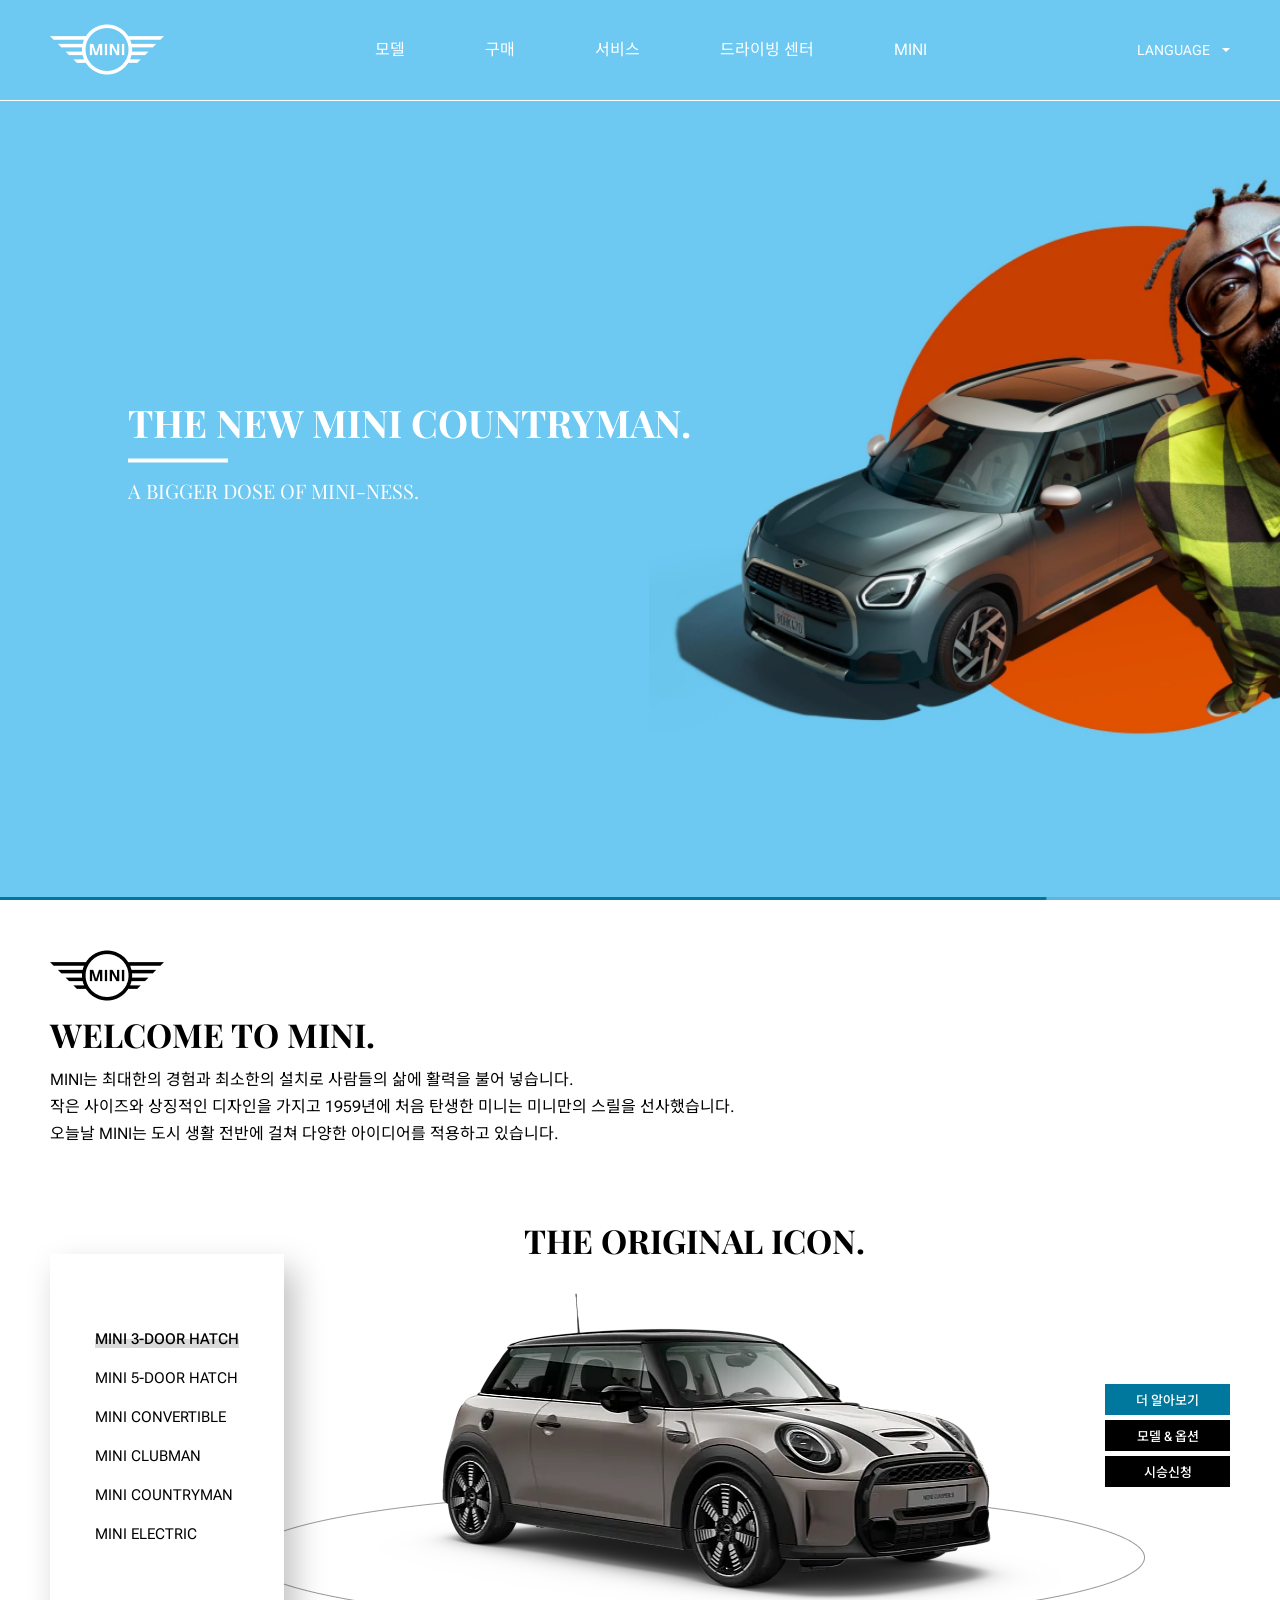
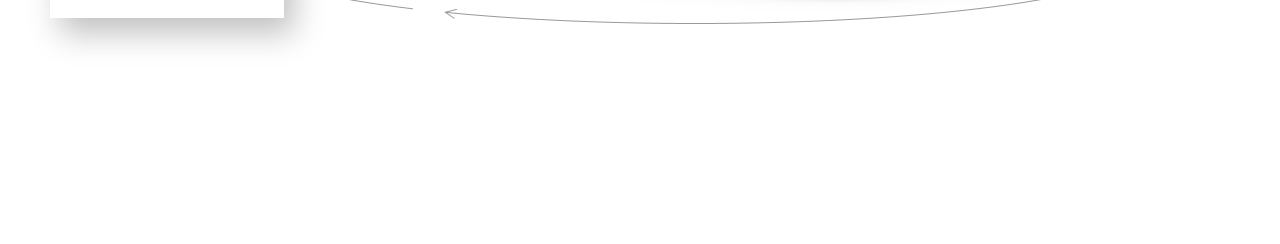
<file: index.html>
<!DOCTYPE html>
<html lang="ko">

<head>
  <meta charset="UTF-8">
  <meta name="viewport" content="width=device-width, initial-scale=1.0">
  <title>MINI</title>
  <link rel="shortcut icon" href="images/etc/mini_ico.ico">
  <link rel="preconnect" href="https://fonts.googleapis.com">
  <link rel="preconnect" href="https://fonts.gstatic.com" crossorigin>
  <link
    href="https://fonts.googleapis.com/css2?family=Noto+Sans+KR:wght@400;500;700&family=Playfair+Display:wght@400;500;600&family=Roboto+Flex:wght@400;500;700&display=swap"
    rel="stylesheet">
  <link rel="stylesheet" href="https://cdn.jsdelivr.net/npm/swiper@11/swiper-bundle.min.css" />
  <link rel="stylesheet" href="css/MINI.css">
  <script src="https://cdn.jsdelivr.net/npm/swiper@11/swiper-bundle.min.js"></script>
  <script src="https://code.jquery.com/jquery-1.12.4.min.js"></script>
</head>

<body>
  <div class="container">
    <div id="main">
      <div class="top">
        <div class="top_inner">
          <h1><a href="">로고</a></h1>
          <nav id="gnb">
            <ul>
              <li><a href="">모델</a>
                <div class="car_menu">
                  <div class="menu_inner">
                    <ul class="twoDepth">
                      <li><a href=""><span>뉴 MINI 패밀리</span></a>
                        <ul class="threeDepth">
                          <li><a href="">New All-electric MINI Cooper</a></li>
                          <li><a href="">New All-electric MINI Countryman</a></li>
                          <li><a href="">New MINI Countryman</a></li>
                        </ul>
                      </li>
                      <li><a href=""><span>전기차</span></a>
                        <ul class="threeDepth">
                          <li><a href="">MINI Electric</a></li>
                        </ul>
                      </li>
                      <li><a href=""><span>내연기관차</span></a>
                        <ul class="threeDepth">
                          <li><a href="">MINI 3-Door Hatch</a></li>
                          <li><a href="">MINI 5-Door Hatch</a></li>
                          <li><a href="">MINI Convertible</a></li>
                          <li><a href="">MINI Clubman</a></li>
                          <li><a href="">MINI Countryman</a></li>
                          <li><a href="">JOHN COOPER WORKS</a></li>
                        </ul>
                      </li>
                    </ul>
                    <div class="model_image">
                      <img src="images/etc/gnb_new_1.png" alt="">
                    </div>
                  </div>
                </div>
              </li>
              <li><a href="">구매</a>
                <div class="menu">
                  <div class="menu_inner">
                    <ul class="twoDepth">
                      <li><a href="">Welcome to MINI</a>
                        <ul class="threeDepth">
                          <li><a href="">MINI 전시장</a></li>
                          <li><a href="">MINI SHOP ONLINE </a></li>
                          <li><a href="">시승 신청</a></li>
                          <li><a href="">드라이빙 센터</a></li>
                        </ul>
                      </li>
                      <li><a href="">MINI 프로모션</a>
                        <ul class="threeDepth">
                          <li><a href="">이 달의 프로모션</a></li>
                        </ul>
                      </li>
                      <li><a href="">MINI 금융 & 보험</a>
                        <ul class="threeDepth">
                          <li><a href="">금융 프로그램</a></li>
                          <li><a href="">보험 서비스</a></li>
                        </ul>
                      </li>
                      <li><a href="">MINI USED CAR NEXT</a>
                        <ul class="threeDepth">
                          <li><a href="">공식 인증 중고차</a></li>
                          <li><a href="">내 차 판매 문의</a></li>
                          <li><a href="">희망 차량 등록 알림</a></li>
                          <li><a href="">트레이드 인 & 재구매 프로그램</a></li>
                        </ul>
                      </li>
                      <li><a href="">MINI 스페셜 세일즈</a>
                        <ul class="threeDepth">
                          <li><a href="">CORPORATE SALES</a></li>
                          <li><a href="">DIPLOMAT SALES</a></li>
                          <li><a href="">MILITARY SALES</a></li>
                        </ul>
                      </li>
                    </ul>
                  </div>
                </div>
              </li>
              <li><a href="">서비스</a>
                <div class="menu">
                  <div class="menu_inner">
                    <ul class="twoDepth">
                      <li><a href="">MINI 서비스</a>
                        <ul class="threeDepth">
                          <li><a href="">보증서 / MSI 조회</a></li>
                          <li><a href="">모빌리티 서비스</a></li>
                          <li><a href="">MINI 서비스 캠페인</a></li>
                          <li><a href="">고장 및 사고 관리</a></li>
                        </ul>
                      </li>
                      <li><a href="">MINI 오리지널 부품 & 액세서리</a>
                        <ul class="threeDepth">
                          <li><a href="">오리지널 부품 정보</a></li>
                          <li><a href="">부품 정보 조회</a></li>
                          <li><a href="">오리지널 액세서리</a></li>
                          <li><a href="">휠 & 타이어</a></li>
                          <li><a href="">라이프 스타일</a></li>
                        </ul>
                      </li>
                      <li><a href="">MINI 커넥티드</a>
                        <ul class="threeDepth">
                          <li><a href="">커넥티드 소개</a></li>
                          <li><a href="">앱</a></li>
                          <li><a href="">텔레서비스</a></li>
                          <li><a href="">맵 업데이트</a></li>
                          <li><a href="">디지털 서비스 샵</a></li>
                        </ul>
                      </li>
                      <li><a href="">MINI 서비스 센터</a>
                        <ul class="threeDepth">
                          <li><a href="">MINI 서비스 센터 바로가기</a></li>
                        </ul>
                      </li>
                    </ul>
                  </div>
                </div>
              </li>
              <li><a href="">드라이빙 센터</a></li>
              <li><a href="">MINI</a>
                <div class="menu">
                  <div class="menu_inner">
                    <ul class="twoDepth">
                      <li><a href="">MINI 소식 & 이벤트</a>
                        <ul class="threeDepth">
                          <li><a href="">MINI 뉴스레터</a></li>
                          <li><a href="">2024 MINI 모바일 캘린더</a></li>
                          <li><a href="">2023/2024 MINI JCW CHALLENGE</a></li>
                        </ul>
                      </li>
                      <li><a href="">혁신 & 디자인</a>
                        <ul class="threeDepth">
                          <li><a href="">MINI CONCEPT ACEMAN</a></li>
                        </ul>
                      </li>
                      <li><a href="">컨택 포인트</a>
                        <ul class="threeDepth">
                          <li><a href="">MINI 커뮤니케이션 센터</a></li>
                        </ul>
                      </li>
                    </ul>
                  </div>
                </div>
              </li>
            </ul>
          </nav>
          <nav id="mobile">
            <ul>
              <li><a href="">모델</a>
                <ul class="twoDepth">
                  <li><a href="">뉴 MINI 패밀리</a>
                    <ul class="threeDepth">
                      <li><a href="">New All-electric MINI Cooper</a></li>
                      <li><a href="">New All-electric MINI Countryman</a></li>
                      <li><a href="">New MINI Countryman</a></li>
                    </ul>
                  </li>
                  <li><a href="">전기차</a>
                    <ul class="threeDepth">
                      <li><a href="">MINI Electric</a></li>
                    </ul>
                  </li>
                  <li><a href="">내연기관차</a>
                    <ul class="threeDepth">
                      <li><a href="">MINI 3-Door Hatch</a></li>
                      <li><a href="">MINI 5-Door Hatch</a></li>
                      <li><a href="">MINI Convertible</a></li>
                      <li><a href="">MINI Clubman</a></li>
                      <li><a href="">MINI Countryman</a></li>
                      <li><a href="">JOHN COOPER WORKS</a></li>
                    </ul>
                  </li>
                </ul>
              </li>
              <li><a href="">구매</a>
                <ul class="twoDepth">
                  <li><a href="">Welcome to MINI</a>
                    <ul class="threeDepth">
                      <li><a href="">MINI 전시장</a></li>
                      <li><a href="">MINI SHOP ONLINE </a></li>
                      <li><a href="">시승 신청</a></li>
                      <li><a href="">드라이빙 센터</a></li>
                    </ul>
                  </li>
                  <li><a href="">MINI 프로모션</a>
                    <ul class="threeDepth">
                      <li><a href="">이 달의 프로모션</a></li>
                    </ul>
                  </li>
                  <li><a href="">MINI 금융 & 보험</a>
                    <ul class="threeDepth">
                      <li><a href="">금융 프로그램</a></li>
                      <li><a href="">보험 서비스</a></li>
                    </ul>
                  </li>
                  <li><a href="">MINI USED CAR NEXT</a>
                    <ul class="threeDepth">
                      <li><a href="">공식 인증 중고차</a></li>
                      <li><a href="">내 차 판매 문의</a></li>
                      <li><a href="">희망 차량 등록 알림</a></li>
                      <li><a href="">트레이드 인 & 재구매 프로그램</a></li>
                    </ul>
                  </li>
                  <li><a href="">MINI 스페셜 세일즈</a>
                    <ul class="threeDepth">
                      <li><a href="">CORPORATE SALES</a></li>
                      <li><a href="">DIPLOMAT SALES</a></li>
                      <li><a href="">MILITARY SALES</a></li>
                    </ul>
                  </li>
                </ul>
              </li>
              <li><a href="">서비스</a>
                <ul class="twoDepth">
                  <li><a href="">MINI 서비스</a>
                    <ul class="threeDepth">
                      <li><a href="">보증서 / MSI 조회</a></li>
                      <li><a href="">모빌리티 서비스</a></li>
                      <li><a href="">MINI 서비스 캠페인</a></li>
                      <li><a href="">고장 및 사고 관리</a></li>
                    </ul>
                  </li>
                  <li><a href="">MINI 오리지널 부품 & 액세서리</a>
                    <ul class="threeDepth">
                      <li><a href="">오리지널 부품 정보</a></li>
                      <li><a href="">부품 정보 조회</a></li>
                      <li><a href="">오리지널 액세서리</a></li>
                      <li><a href="">휠 & 타이어</a></li>
                      <li><a href="">라이프 스타일</a></li>
                    </ul>
                  </li>
                  <li><a href="">MINI 커넥티드</a>
                    <ul class="threeDepth">
                      <li><a href="">커넥티드 소개</a></li>
                      <li><a href="">앱</a></li>
                      <li><a href="">텔레서비스</a></li>
                      <li><a href="">맵 업데이트</a></li>
                      <li><a href="">디지털 서비스 샵</a></li>
                    </ul>
                  </li>
                  <li><a href="">MINI 서비스 센터</a>
                    <ul class="threeDepth">
                      <li><a href="">MINI 서비스 센터 바로가기</a></li>
                    </ul>
                  </li>
                </ul>
              </li>
              <li><a href="">드라이빙 센터</a></li>
              <li><a href="">MINI</a>
                <ul class="twoDepth">
                  <li><a href="">MINI 소식 & 이벤트</a>
                    <ul class="threeDepth">
                      <li><a href="">MINI 뉴스레터</a></li>
                      <li><a href="">2024 MINI 모바일 캘린더</a></li>
                      <li><a href="">2023/2024 MINI JCW CHALLENGE</a></li>
                    </ul>
                  </li>
                  <li><a href="">혁신 & 디자인</a>
                    <ul class="threeDepth">
                      <li><a href="">MINI CONCEPT ACEMAN</a></li>
                    </ul>
                  </li>
                  <li><a href="">컨택 포인트</a>
                    <ul class="threeDepth">
                      <li><a href="">MINI 커뮤니케이션 센터</a></li>
                    </ul>
                  </li>
                </ul>
              </li>
            </ul>
          </nav>
          <div class="lang">
            <a href="">LANGUAGE</a>
            <ul>
              <li><a href="">KOR</a></li>
              <li><a href="">ENG</a></li>
              <li><a href="">JPN</a></li>
            </ul>
          </div>
          <a href="" id="tab">tab</a>
        </div>
      </div>
      <div id="main_slider">
        <div class="main_swiper mainSwiper">
          <div class="swiper-wrapper">
            <div class="swiper-slide">
              <div class="desktop">
                <img class="over" src="images/etc/slider1_hover.png" alt="slider1">
                <img class="default" src="images/etc/slider1.png" alt="slider1">
              </div>
              <div class="mobile">
                <img class="over" src="images/etc/slider1_m_hover.png" alt="slider1">
                <img class="default" src="images/etc/slider1_m.png" alt="slider1">
              </div>
              <div class="desc">
                <h4>THE NEW MINI COUNTRYMAN.</h4>
                <span></span>
                <p class="subtitle">A BIGGER DOSE OF MINI-NESS.</p>
              </div>
            </div>
            <div class="swiper-slide">
              <div class="desktop">
                <img class="over" src="images/etc/slider2_hover.png" alt="slider2">
                <img class="default" src="images/etc/slider2.png" alt="slider2">
              </div>
              <div class="mobile">
                <img class="over" src="images/etc/slider2_m_hover.png" alt="slider2">
                <img class="default" src="images/etc/slider2_m.png" alt="slider2">
              </div>
              <div class="desc">
                <h4>THE NEW ALL-ELECTRIC MINI<br>COUNTRYMAN.</h4>
                <span></span>
                <p class="subtitle">LOOK WHO’S GONE ELECTRIC.</p>
              </div>
            </div>
            <div class="swiper-slide">
              <div class="desktop">
                <img class="over" src="images/etc/slider3_hover.png" alt="slider3">
                <img class="default" src="images/etc/slider3.png" alt="slider3">
              </div>
              <div class="mobile">
                <img class="over" src="images/etc/slider3_m_hover.png" alt="">
                <img class="default" src="images/etc/slider3_m.png" alt="slider3">
              </div>
              <div class="desc">
                <h4>THE NEW ALL-ELECTRIC MINI<br>COOPER.</h4>
                <span></span>
                <p class="subtitle">100% CONCENTRATED COOPER.</p>
              </div>
            </div>
          </div>
          <div class="autoplay-progress">
            <svg viewBox="0 0 100 10">
              <line x1="0" y1="0" x2="100" y2="0" />
            </svg>
            <span></span>
          </div>
        </div>
      </div>
    </div>
    <div id="sub">
      <div class="heading">
        <h3><img src="images/etc/sub_logo.png" alt="MINI"></h3>
        <h4>WELCOME TO MINI.</h4>
        <div class="desc">
          <span>MINI는 최대한의 경험과 최소한의 설치로 사람들의 삶에 활력을 불어 넣습니다.</span>
          <span>작은 사이즈와 상징적인 디자인을 가지고 1959년에 처음 탄생한 미니는 미니만의 스릴을 선사했습니다. </span>
          <span>오늘날 MINI는 도시 생활 전반에 걸쳐 다양한 아이디어를 적용하고 있습니다.</span>
        </div>
      </div>
      <div id="car_configurator">
        <nav class="car">
          <ul>
            <li class="on three_door"><a href=""><span class="three_door">MINI 3-DOOR HATCH</span> </a></li>
            <li class="five_door"><a href=""><span class="five_door">MINI 5-DOOR HATCH</span> </a></li>
            <li class="conver"><a href=""><span class="conver">MINI CONVERTIBLE</span> </a></li>
            <li class="club"><a href=""><span class="club">MINI CLUBMAN</span> </a></li>
            <li class="country"><a href=""> <span class="country">MINI COUNTRYMAN</span> </a></li>
            <li class="elec"><a href=""> <span class="elec">MINI ELECTRIC</span> </a></li>
          </ul>
        </nav>
        <div class="car_detail">
          <ul>
            <li class="active">
              <h4>THE ORIGINAL ICON.</h4>
              <img src="images/3_door/car_0.png" alt="MINI 3-Door Hatch" draggable="false">
            </li>
            <li>
              <h4>THE ORIGINAL ICON, BUT MORE DOORS.</h4>
              <img src="images/5-door/car_0.png" alt="MINI 5-Door Hatch" draggable="false">
            </li>
            <li>
              <h4>PURE UNFILTERED EXCITEMENT.</h4>
              <img src="images/convertible/car_0.png" alt="MINI Convertible" draggable="false">
            </li>
            <li>
              <h4>THE MOST REFINED, SOPHISTICATED MINI EVER MADE.</h4>
              <img src="images/clubman/car_0.png" alt="MINI Clubman" draggable="false">
            </li>
            <li>
              <h4>GET READY TO START EXPLORING.</h4>
              <img src="images/countryman/car_0.png" alt="MINI Countryman" draggable="false">
            </li>
            <li>
              <h4>THE FIRST ALL-ELECTRIC MINI.</h4>
              <img class="elec" src="images/electric/car_0.png" alt="MINI Electric" draggable="false">
            </li>
          </ul>
        </div>
        <div class="button">
          <ul>
            <li><a href="" class="more">더 알아보기</a></li>
            <li><a href="" class="select">모델 & 옵션</a></li>
            <li><a href="" class="test">시승신청</a></li>
          </ul>
        </div>
      </div>
    </div>
  </div>
  <script src="JS/main.js"></script>
  <script src="JS/ismobile.js"></script>
</body>

</html>
</file>
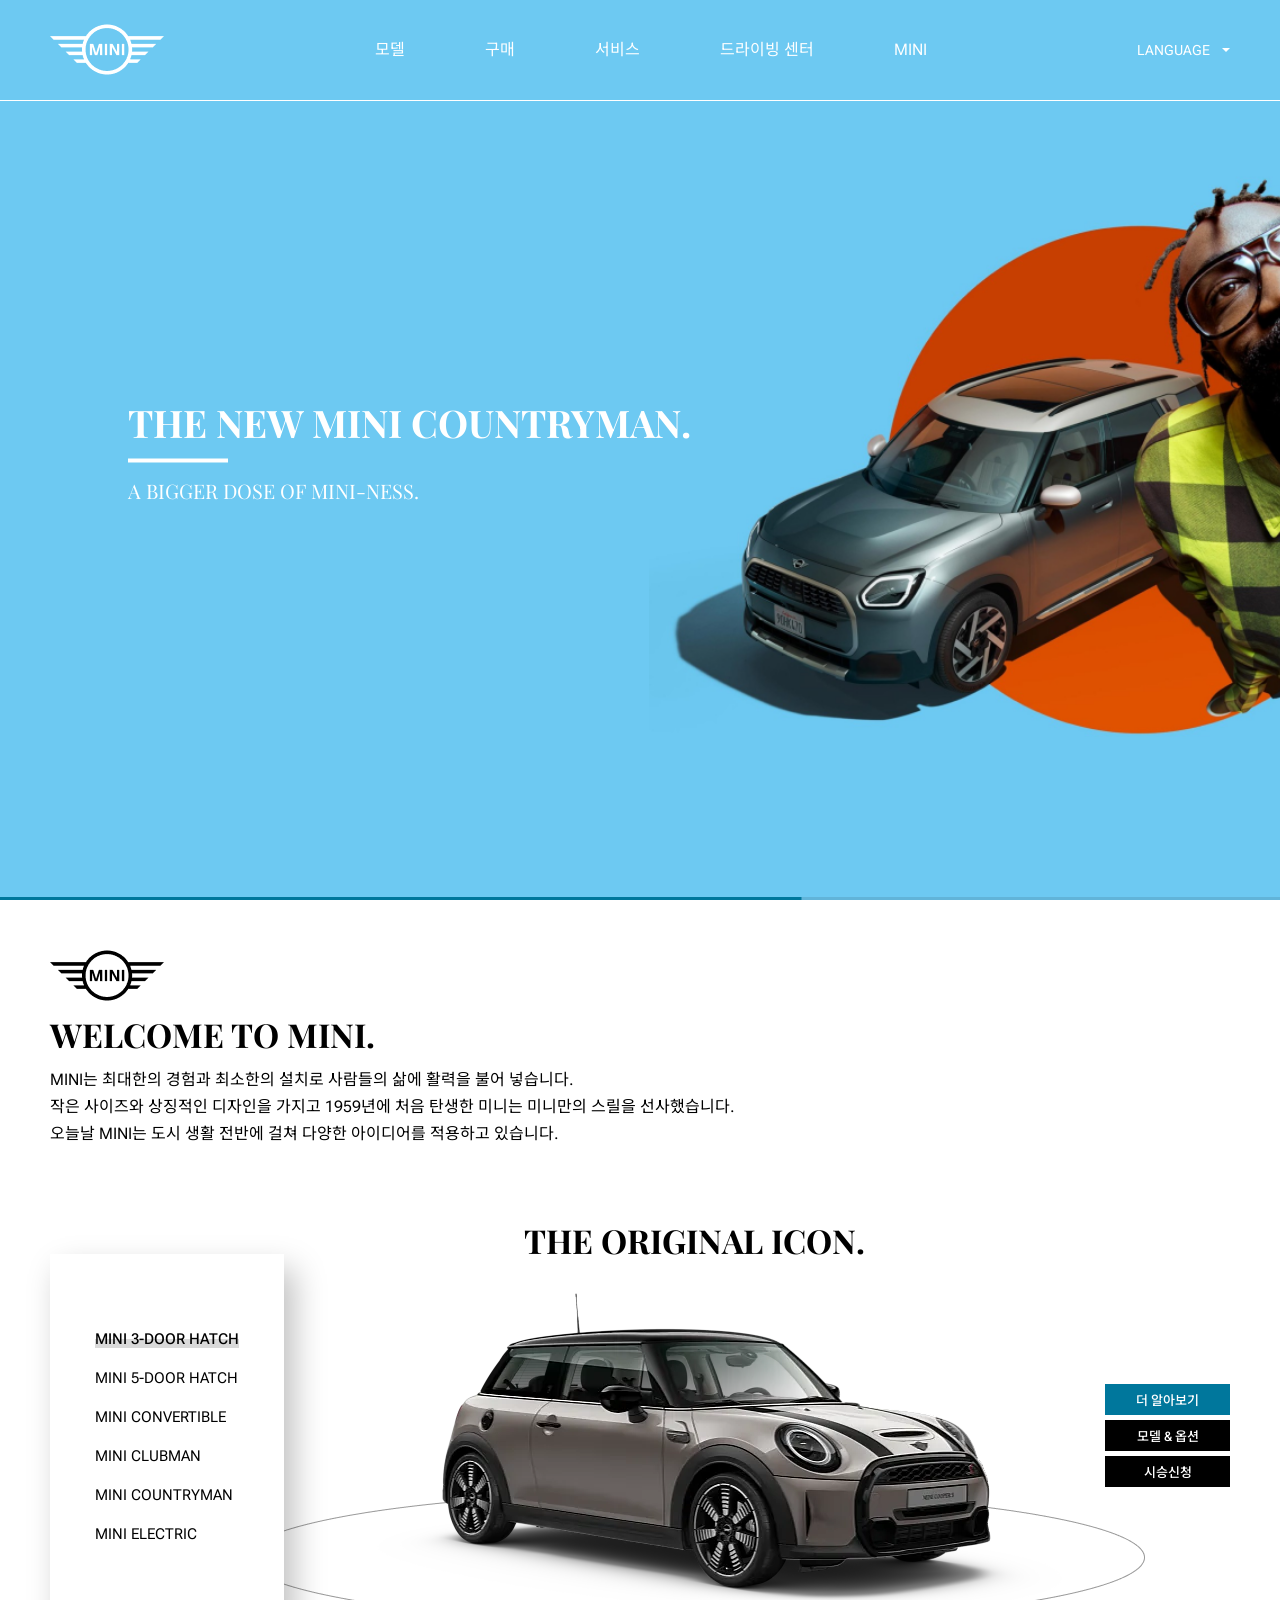
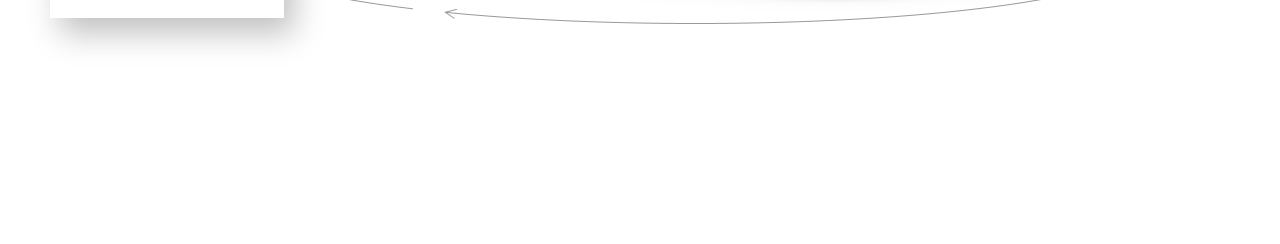
<file: MINI.html>
<!DOCTYPE html>
<html lang="ko">
<head>
<meta charset="UTF-8">
<meta name="viewport" content="width=device-width, initial-scale=1.0">
<title>MINI</title>
<link rel="shortcut icon" href="images/etc/mini_ico.ico">
<link rel="preconnect" href="https://fonts.googleapis.com">
<link rel="preconnect" href="https://fonts.gstatic.com" crossorigin>
<link href="https://fonts.googleapis.com/css2?family=Noto+Sans+KR:wght@400;500;700&family=Playfair+Display:wght@400;500;600&family=Roboto+Flex:wght@400;500;700&display=swap" rel="stylesheet">
<link rel="stylesheet" href="https://cdn.jsdelivr.net/npm/swiper@11/swiper-bundle.min.css" />
<link rel="stylesheet" href="css/MINI.css">
<script src="https://cdn.jsdelivr.net/npm/swiper@11/swiper-bundle.min.js"></script>
<script src="https://code.jquery.com/jquery-1.12.4.min.js"></script>
<script src="JS/MINI.js"></script>
</head>
<body>
<div class="container">
        <div id="main">
            <div class="top" >
                <div class="top_inner">
                    <h1><a href="">로고</a></h1>
            <nav id="gnb">
                <ul>
                    <li><a href="">모델</a>
                        <div class="car_menu">
                            <div class="menu_inner">
                                <ul class="twoDepth">
                                    <li><a href=""><span>뉴 MINI 패밀리</span></a>
                                        <ul class="threeDepth">
                                            <li><a href="">New All-electric MINI Cooper</a></li>
                                            <li><a href="">New All-electric MINI Countryman</a></li>
                                            <li><a href="">New MINI Countryman</a></li>
                                        </ul>
                                    </li>
                                    <li><a href=""><span>전기차</span></a>
                                        <ul class="threeDepth">
                                            <li><a href="">MINI Electric</a></li>
                                        </ul>
                                    </li>
                                    <li><a href=""><span>내연기관차</span></a>
                                        <ul class="threeDepth">
                                            <li><a href="">MINI 3-Door Hatch</a></li>
                                            <li><a href="">MINI 5-Door Hatch</a></li>
                                            <li><a href="">MINI Convertible</a></li>
                                            <li><a href="">MINI Clubman</a></li>
                                            <li><a href="">MINI Countryman</a></li>
                                            <li><a href="">JOHN COOPER WORKS</a></li>
                                        </ul>
                                    </li>
                                </ul>
                                <div class="model_image">
                                    <img src="images/etc/gnb_new_1.png" alt=""></div>
                            </div>
                        </div>
                    </li>
                    <li><a href="">구매</a>
                        <div class="menu">
                            <div class="menu_inner">
                                <ul class="twoDepth">
                                    <li><a href="">Welcome to MINI</a>
                                        <ul class="threeDepth">
                                            <li><a href="">MINI 전시장</a></li>
                                            <li><a href="">MINI SHOP ONLINE </a></li>
                                            <li><a href="">시승 신청</a></li>
                                            <li><a href="">드라이빙 센터</a></li>
                                        </ul>
                                    </li>
                                    <li><a href="">MINI 프로모션</a>
                                        <ul class="threeDepth">
                                            <li><a href="">이 달의 프로모션</a></li>
                                        </ul>
                                    </li>
                                    <li><a href="">MINI 금융 & 보험</a>
                                        <ul class="threeDepth">
                                            <li><a href="">금융 프로그램</a></li>
                                            <li><a href="">보험 서비스</a></li>
                                        </ul>
                                    </li>
                                    <li><a href="">MINI USED CAR NEXT</a>
                                        <ul class="threeDepth">
                                            <li><a href="">공식 인증 중고차</a></li>
                                            <li><a href="">내 차 판매 문의</a></li>
                                            <li><a href="">희망 차량 등록 알림</a></li>
                                            <li><a href="">트레이드 인 & 재구매 프로그램</a></li>
                                        </ul>
                                    </li>
                                    <li><a href="">MINI 스페셜 세일즈</a>
                                        <ul class="threeDepth">
                                            <li><a href="">CORPORATE SALES</a></li>
                                            <li><a href="">DIPLOMAT SALES</a></li>
                                            <li><a href="">MILITARY SALES</a></li>
                                        </ul>
                                    </li>
                                </ul>
                            </div>
                        </div>
                    </li>
                    <li><a href="">서비스</a>
                        <div class="menu">
                            <div class="menu_inner">
                                <ul class="twoDepth">
                                    <li><a href="">MINI 서비스</a>
                                        <ul class="threeDepth">
                                            <li><a href="">보증서 / MSI 조회</a></li>
                                            <li><a href="">모빌리티 서비스</a></li>
                                            <li><a href="">MINI 서비스 캠페인</a></li>
                                            <li><a href="">고장 및 사고 관리</a></li>
                                        </ul>
                                    </li>
                                    <li><a href="">MINI 오리지널 부품 & 액세서리</a>
                                        <ul class="threeDepth">
                                            <li><a href="">오리지널 부품 정보</a></li>
                                            <li><a href="">부품 정보 조회</a></li>
                                            <li><a href="">오리지널 액세서리</a></li>
                                            <li><a href="">휠 & 타이어</a></li>
                                            <li><a href="">라이프 스타일</a></li>
                                        </ul>
                                    </li>
                                    <li><a href="">MINI 커넥티드</a>
                                        <ul class="threeDepth">
                                            <li><a href="">커넥티드 소개</a></li>
                                            <li><a href="">앱</a></li>
                                            <li><a href="">텔레서비스</a></li>
                                            <li><a href="">맵 업데이트</a></li>
                                            <li><a href="">디지털 서비스 샵</a></li>
                                        </ul>
                                    </li>
                                    <li><a href="">MINI 서비스 센터</a>
                                        <ul class="threeDepth">
                                            <li><a href="">MINI 서비스 센터 바로가기</a></li>
                                        </ul>
                                    </li>
                                </ul>
                            </div>
                        </div>
                    </li>
                    <li><a href="">드라이빙 센터</a></li>
                    <li><a href="">MINI</a>
                        <div class="menu">
                            <div class="menu_inner">
                                <ul class="twoDepth">
                                    <li><a href="">MINI 소식 & 이벤트</a>
                                        <ul class="threeDepth">
                                            <li><a href="">MINI 뉴스레터</a></li>
                                            <li><a href="">2024 MINI 모바일 캘린더</a></li>
                                            <li><a href="">2023/2024 MINI JCW CHALLENGE</a></li>
                                        </ul>
                                    </li>
                                    <li><a href="">혁신 & 디자인</a>
                                        <ul class="threeDepth">
                                            <li><a href="">MINI CONCEPT ACEMAN</a></li>
                                        </ul>
                                    </li>
                                    <li><a href="">컨택 포인트</a>
                                        <ul class="threeDepth">
                                            <li><a href="">MINI 커뮤니케이션 센터</a></li>
                                        </ul>
                                    </li>
                                </ul>
                            </div>
                        </div>
                    </li>
                </ul>
            </nav>
            <nav id="mobile">
                <ul>
                    <li><a href="">모델</a>
                        <ul class="twoDepth">
                            <li><a href="">뉴 MINI 패밀리</a>
                                <ul class="threeDepth">
                                    <li><a href="">New All-electric MINI Cooper</a></li>
                                    <li><a href="">New All-electric MINI Countryman</a></li>
                                    <li><a href="">New MINI Countryman</a></li>
                                </ul>
                            </li>
                            <li><a href="">전기차</a>
                                <ul class="threeDepth">
                                    <li><a href="">MINI Electric</a></li>
                                </ul>
                            </li>
                            <li><a href="">내연기관차</a>
                                <ul class="threeDepth">
                                    <li><a href="">MINI 3-Door Hatch</a></li>
                                    <li><a href="">MINI 5-Door Hatch</a></li>
                                    <li><a href="">MINI Convertible</a></li>
                                    <li><a href="">MINI Clubman</a></li>
                                    <li><a href="">MINI Countryman</a></li>
                                    <li><a href="">JOHN COOPER WORKS</a></li>
                                </ul>
                            </li>
                        </ul>
                    </li>
                    <li><a href="">구매</a>
                        <ul class="twoDepth">
                            <li><a href="">Welcome to MINI</a>
                                <ul class="threeDepth">
                                    <li><a href="">MINI 전시장</a></li>
                                    <li><a href="">MINI SHOP ONLINE </a></li>
                                    <li><a href="">시승 신청</a></li>
                                    <li><a href="">드라이빙 센터</a></li>
                                </ul>
                            </li>
                            <li><a href="">MINI 프로모션</a>
                                <ul class="threeDepth">
                                    <li><a href="">이 달의 프로모션</a></li>
                                </ul>
                            </li>
                            <li><a href="">MINI 금융 & 보험</a>
                                <ul class="threeDepth">
                                    <li><a href="">금융 프로그램</a></li>
                                    <li><a href="">보험 서비스</a></li>
                                </ul>
                            </li>
                            <li><a href="">MINI USED CAR NEXT</a>
                                <ul class="threeDepth">
                                    <li><a href="">공식 인증 중고차</a></li>
                                    <li><a href="">내 차 판매 문의</a></li>
                                    <li><a href="">희망 차량 등록 알림</a></li>
                                    <li><a href="">트레이드 인 & 재구매 프로그램</a></li>
                                </ul>
                            </li>
                            <li><a href="">MINI 스페셜 세일즈</a>
                                <ul class="threeDepth">
                                    <li><a href="">CORPORATE SALES</a></li>
                                    <li><a href="">DIPLOMAT SALES</a></li>
                                    <li><a href="">MILITARY SALES</a></li>
                                </ul>
                            </li>
                        </ul>
                    </li>
                    <li><a href="">서비스</a>
                        <ul class="twoDepth">
                            <li><a href="">MINI 서비스</a>
                                <ul class="threeDepth">
                                    <li><a href="">보증서 / MSI 조회</a></li>
                                    <li><a href="">모빌리티 서비스</a></li>
                                    <li><a href="">MINI 서비스 캠페인</a></li>
                                    <li><a href="">고장 및 사고 관리</a></li>
                                </ul>
                            </li>
                            <li><a href="">MINI 오리지널 부품 & 액세서리</a>
                                <ul class="threeDepth">
                                    <li><a href="">오리지널 부품 정보</a></li>
                                    <li><a href="">부품 정보 조회</a></li>
                                    <li><a href="">오리지널 액세서리</a></li>
                                    <li><a href="">휠 & 타이어</a></li>
                                    <li><a href="">라이프 스타일</a></li>
                                </ul>
                            </li>
                            <li><a href="">MINI 커넥티드</a>
                                <ul class="threeDepth">
                                    <li><a href="">커넥티드 소개</a></li>
                                    <li><a href="">앱</a></li>
                                    <li><a href="">텔레서비스</a></li>
                                    <li><a href="">맵 업데이트</a></li>
                                    <li><a href="">디지털 서비스 샵</a></li>
                                </ul>
                            </li>
                            <li><a href="">MINI 서비스 센터</a>
                                <ul class="threeDepth">
                                    <li><a href="">MINI 서비스 센터 바로가기</a></li>
                                </ul>
                            </li>
                        </ul>
                    </li>
                    <li><a href="">드라이빙 센터</a></li>
                    <li><a href="">MINI</a>
                        <ul class="twoDepth">
                            <li><a href="">MINI 소식 & 이벤트</a>
                                <ul class="threeDepth">
                                    <li><a href="">MINI 뉴스레터</a></li>
                                    <li><a href="">2024 MINI 모바일 캘린더</a></li>
                                    <li><a href="">2023/2024 MINI JCW CHALLENGE</a></li>
                                </ul>
                            </li>
                            <li><a href="">혁신 & 디자인</a>
                                <ul class="threeDepth">
                                    <li><a href="">MINI CONCEPT ACEMAN</a></li>
                                </ul>
                            </li>
                            <li><a href="">컨택 포인트</a>
                                <ul class="threeDepth">
                                    <li><a href="">MINI 커뮤니케이션 센터</a></li>
                                </ul>
                            </li>
                        </ul>
                    </li>
                </ul>
            </nav>
            <div class="lang">
                <a href="">LANGUAGE</a>
                <ul>
                    <li><a href="">KOR</a></li>
                    <li><a href="">ENG</a></li>
                    <li><a href="">JPN</a></li>
                </ul>
            </div>
            <a href="" id="tab">tab</a>
                </div>
            </div>
        <div id="main_slider">
            <div class="main_swiper mainSwiper">
                <div class="swiper-wrapper">
                    <div class="swiper-slide">
                        <div class="desktop">
                            <img class="over" src="images/etc/slider1_hover.png" alt="">
                            <img class="default" src="images/etc/slider1.png" alt="slider1">                        
                        </div>
                        <div class="mobile">
                            <img class="over" src="images/etc/slider1_m_hover.png" alt="">
                            <img class="default" src="images/etc/slider1_m.png" alt="slider1"> 
                        </div>
                        <div class="desc">
                            <h4>THE NEW MINI COUNTRYMAN.</h4>
                            <span></span>
                            <p class="subtitle">A BIGGER DOSE OF MINI-NESS.</p>
                        </div>
                    </div>
                    <div class="swiper-slide">
                        <div class="desktop">
                            <img class="over" src="images/etc/slider2_hover.png" alt="slider2">
                            <img class="default" src="images/etc/slider2.png" alt="">        
                        </div>
                        <div class="mobile">
                            <img class="over" src="images/etc/slider2_m_hover.png" alt="">
                            <img class="default" src="images/etc/slider2_m.png" alt="slider1"> 
                        </div>
                        <div class="desc">
                            <h4>THE NEW ALL-ELECTRIC MINI<br>COUNTRYMAN.</h4>
                            <span></span>
                            <p class="subtitle">LOOK WHO’S GONE ELECTRIC.</p>
                        </div>
                    </div>
                    <div class="swiper-slide">
                        <div class="desktop">
                            <img class="over" src="images/etc/slider3_hover.png" alt="slider3">
                            <img class="default" src="images/etc/slider3.png" alt="">
                        </div>
                        <div class="mobile">
                            <img class="over" src="images/etc/slider3_m_hover.png" alt="">
                            <img class="default" src="images/etc/slider3_m.png" alt="slider1"> 
                        </div>
                        <div class="desc">
                            <h4>THE NEW ALL-ELECTRIC MINI<br>COOPER.</h4>
                            <span></span>
                            <p class="subtitle">100% CONCENTRATED COOPER.</p>
                        </div>
                    </div>
                </div>
                <div class="autoplay-progress">
                    <svg viewBox="0 0 100 10">
                        <line x1="0" y1="0" x2="100" y2="0">
                    </svg>
                <span></span>
                </div>
            </div>
        </div>
    </div>
    <div id="sub">
        <div class="heading">
            <h3><img src="images/etc/sub_logo.png" alt="MINI"></h3>
            <h4>WELCOME TO MINI.</h4>
            <div class="desc">
                <span>MINI는 최대한의 경험과 최소한의 설치로 사람들의 삶에 활력을 불어 넣습니다.</span>
                <span>작은 사이즈와 상징적인 디자인을 가지고 1959년에 처음 탄생한 미니는 미니만의 스릴을 선사했습니다. </span>
                <span>오늘날 MINI는 도시 생활 전반에 걸쳐 다양한 아이디어를 적용하고 있습니다.</span>        
            </div>
        </div>
        <div id="car_configurator">
            <nav class="car">
                <ul>
                    <li class="on three_door" ><a href=""><span class="three_door">MINI 3-DOOR HATCH</span> </a></li>
                    <li class="five_door"><a href=""><span class="five_door">MINI 5-DOOR HATCH</span> </a></li>
                    <li class="conver"><a href=""><span class="conver">MINI CONVERTIBLE</span> </a></li>
                    <li class="club"><a href=""><span class="club">MINI CLUBMAN</span> </a></li>
                    <li class="country"><a href=""> <span class="country">MINI COUNTRYMAN</span> </a></li>
                    <li class="elec"><a href=""> <span class="elec">MINI ELECTRIC</span> </a></li>
                </ul>
            </nav>
            <div class="car_detail">
                <ul>
                    <li class="active">
                        <h4>THE ORIGINAL ICON.</h4>
                        <img src="images/3_door/car_0.png" alt="" draggable="false">
                        <div class="information">
                            <p class="seater">4인승</p>
                            <p class="luggage">211 – 731 L 트렁크 공간</p>
                            <p class="power">최고 출력: 100 KW (136 PS) – 141KW (192 PS)</p>
                        </div>
                    </li>
                    <li>
                        <h4>THE ORIGINAL ICON, BUT MORE DOORS.</h4>
                        <img src="images/5-door/car_0.png" alt="" draggable="false">
                        <div class="information">
                            <p class="seater">4인승</p>
                            <p class="luggage">211 – 731 L 트렁크 공간</p>
                            <p class="power">최고 출력: 100 KW (136 PS) – 141KW (192 PS)</p>
                        </div>
                    </li>
                    <li>
                        <h4>PURE UNFILTERED EXCITEMENT.</h4>
                        <img src="images/convertible/car_0.png" alt="" draggable="false">
                        <div class="information">
                            <p class="seater">4인승</p>
                            <p class="luggage">160 – 215 L 트렁크 공간</p>
                            <p class="power">최고 출력: 100 KW (136 PS) – 141 KW (192 PS)</p>
                        </div>
                        
                    </li>
                    <li>
                        <h4><p>THE MOST REFINED, </p>SOPHISTICATED MINI EVER MADE.</h4>
                        <img src="images/clubman/car_0.png" alt="" draggable="false">
                        <div class="information">
                            <p class="seater">5인승</p>
                            <p class="luggage">360 – 1250 L 트렁크 공간</p>
                            <p class="power">최고 출력: 100 KW (136 PS) – 141KW (192 PS)</p>
                        </div>
                    </li>
                    <li>
                        <h4>GET READY TO START EXPLORING.</h4>
                        <img src="images/countryman/car_0.png" alt="" draggable="false">
                        <div class="information">
                            <p class="seater">5인승</p>
                            <p class="luggage">450 – 1390 L 트렁크 공간</p>
                            <p class="power">최고 출력: 100 KW (136 PS) – 141KW (192 PS)</p>
                        </div>
                        
                    </li>
                    <li>
                        <h4>THE FIRST ALL-ELECTRIC MINI.</h4>
                        <img class="elec" src="images/electric/car_0.png" alt="" draggable="false">
                        <div class="information">
                            <p class="seater">4인승</p>
                            <p class="luggage">211 – 731 L 트렁크 공간</p>
                            <p class="power">최고 출력: 135 kW (184 PS)</p>
                            <p class="acceration">0-100 km/h: 7.3초</p>    
                        </div>
                    </li>
                </ul>
            </div>
            <div class="button">
                <ul>
                    <li><a href="" class="more">더 알아보기</a></li>
                    <li><a href="" class="select">모델 & 옵션</a></li>
                    <li><a href="" class="test">시승신청</a></li>
                </ul>
            </div>
        </div>
    </div>
</div>



</body>
</html>
</file>
<file: css/MINI.css>
@charset "utf-8";
body, h1, h2, h3, h4, h5, h6, p, ul, ol, table, dl, dd {
	margin: 0;
	padding: 0;
}
h1 {
	font-size: 16px;
}
a {
	text-decoration: none;
	color: #000;
}
ul, ol, li {
	list-style: none;
}
img {
	max-width: 100%;
	vertical-align: top;
	border: none;
}
body {
    font-family: "Roboto Flex", "Playfair Display", "Noto Sans KR", sans-serif ;
}
body.fixed {
	overflow-y: hidden;
	position: fixed;
}

#main {
	height: 100vh;
	position: relative;
	overflow-x: hidden;
	font-size: 1em;
}
#main .top {
	position: absolute;
	left: 0;
	top: 0;
	width: 100%;
	border-bottom: 1px solid #fff;
	z-index: 1000;
	position: relative;
	transition: 0.2s;
}
#main .top.active {
	background-color: #fff;
}
#main .top .top_inner {
	max-width: 1180px;
	height: 100px;
	margin: 0 auto;
	display: flex;
	justify-content: space-between;
	align-items: center;
}
#main .top .top_inner h1 a {
	display: block;
	width: 115px;
	height: 52px;
	text-indent: -999px;
	overflow: hidden;
	background: url(../images/etc/main_logo.png);
}
#main .top.active .top_inner h1 a {
	background: url(../images/etc/sub_logo.png);
}
#gnb > ul {
	display: flex;
	justify-content: space-between;
	white-space: nowrap;
}
#gnb > ul > li > a {
	display: block;
	padding: 0 40px;
	line-height: 100px;
	color: #fff;
	position: relative;
} 
#gnb > ul > li.on > a::after,
#gnb > ul > li:hover > a::after {
	position: absolute;
	content: "";
	left: 0;
	bottom: 0;
	height: 3px;
	width: 100%;
	background-color: #00779C;
}
#main .top.active #gnb > ul > li > a {
	font-weight: 500;
	color: #000;
}
#main .top.active #gnb > ul > li.on > a,
#main .top.active #gnb > ul > li:hover > a {
	color: #00779C;
}
#gnb .car_menu,
#gnb .menu {
	display: none;
	position: absolute;
	left: 0;
	top: 100px;
	width: 100%;
	padding: 50px 0;
	margin: 0 auto;
	background-color: #fff;
	border-top: 1px solid #e1e1e1;
}
#gnb .menu {
	height: 400px;
}
/* #gnb .menu */
#gnb .car_menu .menu_inner {
	display: flex;
	justify-content: space-between;
	align-items: flex-start;
	max-width: 1180px;
	margin: 0 auto;
}
#gnb .car_menu .menu_inner .model_image img {
	width: 100%;
	height: 100%;
	object-fit: cover;
}
#gnb > ul > li > .car_menu .menu_inner ul.twoDepth {
	display: flex;
	flex-direction: column;
	justify-content: space-between;
	gap: 10px;
}
#gnb .car_menu > .menu_inner ul.twoDepth {
	display: flex;
	justify-content: space-between;
	gap: 50px;

}
#gnb .car_menu > .menu_inner ul.twoDepth > li span {
	display: inline-block;
	line-height: 50px;
	font-weight: 500;
}
#gnb .car_menu > .menu_inner ul.threeDepth li {
	border-bottom: 1px solid #f1f1f1;
	transition: 0.2s;
}
#gnb .car_menu > .menu_inner ul.threeDepth li:hover,
#gnb .car_menu > .menu_inner ul.threeDepth li.on {
	border-bottom: 1px solid #00779C;
	position: relative;
} 
#gnb .car_menu > .menu_inner ul.threeDepth li:hover::after,
#gnb .car_menu > .menu_inner ul.threeDepth li.on::after {
	position: absolute;
	content: "";
	top: 50%;
	transform: translateY(-50%);
	right: -10px;
	width: 6px;
	height: 10px;
	background: url(../images/etc/arrow.png);
}
#gnb .car_menu > .menu_inner ul.threeDepth li a {
	display: inline-block;
	line-height: 50px;
}
#gnb .car_menu > .menu_inner ul.threeDepth li.on a,
#gnb .car_menu > .menu_inner ul.threeDepth li:hover a {
	color: #00779C;
}
/**/
#gnb .menu .menu_inner > ul.twoDepth {
	display: flex;
	justify-content: space-between;
	width: 800px;
	margin: 0 auto;
	z-index: 1000;
}
#gnb .menu .menu_inner > ul.twoDepth > li {
	text-align: center;
}
#gnb .menu .menu_inner > ul.twoDepth > li > a {
	display: inline-block;
	line-height: 50px;
	font-weight: 500;
}
#gnb .menu .menu_inner > ul.twoDepth > li.on > a, 
#gnb .menu .menu_inner > ul.twoDepth > li:hover > a {
	color: #00779C;
}
#gnb .menu .menu_inner > ul.twoDepth ul.threeDepth li a {
	display: inline-block;
	line-height: 50px;
	color: #444;
}
#gnb .menu .menu_inner > ul.twoDepth ul.threeDepth li a:focus,
#gnb .menu .menu_inner > ul.twoDepth ul.threeDepth li a:hover {
	text-decoration: underline;
}
#mobile {
	display: none;
	position: fixed;
	right: 0;
	top: 70px;
	padding: 40px 20px;
	width: 90vw;
	height: 100vh;
	background-color: #fff;
	box-sizing: border-box;
	word-break: keep-all;
}
#mobile > ul {
	position: relative;
	height: 60vh;
	overflow-y: auto;
	/* overflow-x: hidden; */
}
#mobile > ul > li {
	width: 40%;
	padding: 0 10px;
	border-bottom: 1px solid #eee;
	box-sizing: border-box;
}
#mobile > ul > li > a {
	line-height: 60px;
	font-weight: 500;
	padding: 10px 0;
	position: relative;
}
#mobile > ul > li.on > a::after,
#mobile > ul > li:hover > a::after {
	position: absolute;
	bottom: 0;
	left: 0;
	content: "";
	width: 100%;
	height: 2px;
	background-color: #00779C;
}
#mobile > ul > li.on > a,
#mobile > ul > li:hover > a {
	color: #00779C;
}
#mobile > ul > li ul.twoDepth {
	display: none;
	position: absolute;
	left: 40%;
	top: 0;
	width: 50%;
	height: 100%;
	padding-left: 20px;
	text-wrap: nowrap;
}
#mobile > ul > li ul.twoDepth > li {
	text-align: left;
	background-color: #fff;

}
#mobile > ul > li ul.twoDepth > li > a {
	line-height: 40px;
	position: relative;
	padding-right: 20px;
}
#mobile > ul > li ul.twoDepth > li.on > a,
#mobile > ul > li ul.twoDepth > li:hover > a {
	color: #00779C;
}
#mobile > ul > li ul.twoDepth > li.on > a::after,
#mobile > ul > li ul.twoDepth > li:hover > a::after {
	position: absolute;
	content: "";
	right: 0;
	top: 50%;
	transform: translateY(-50%);
	width: 6px;
	height: 10px;
	background: url(../images/etc/arrow.png);
	transition: 0.2s;
} 
#mobile > ul > li ul.twoDepth > li.on > a::after{
	top: 20%;
	transform: rotate(90deg);
}
#mobile > ul > li ul.twoDepth > li ul.threeDepth {
	display: none;

	word-break: keep-all;
	margin-right: 10px;
}
#mobile > ul > li ul.twoDepth > li ul.threeDepth li {
	background-color: #f6f6f6;
	border-bottom: 1px solid #eaeaea;
	padding-left: 10px;
}
#mobile > ul > li ul.twoDepth > li ul.threeDepth li:last-child {
	border-bottom: none;
}
#mobile > ul > li ul.twoDepth > li ul.threeDepth li a {
	line-height: 40px;
	color: #444;
	font-size: 0.9375em;
}
#mobile > ul > li ul.twoDepth > li ul.threeDepth li:hover a {
	text-decoration: underline;
}

#main .top .top_inner .lang {
	position: relative;	
}
#main .top .top_inner .lang > a {
	display: block;
	color: #fff;
	font-size: 0.875em;
	padding-right: 20px;
}
#main .top .top_inner .lang ul {
	display: none;
	position: absolute;
	left: 50%;
	transform: translateX(-50%);
	top: 20px;
	z-index: 1001;
}
#main .top .top_inner .lang ul li > a {
	display: block;
	padding: 10px 30px;
	background-color: #f5f5f5;
	color: #000;
	font-size: 0.875em;
}
#main .top.active .top_inner .lang > a {
	color: #000;
}
#main .top .top_inner .lang > a::after {
	position: absolute;
	content: "";
	right: 0;
	top: 40%;
	height: 2px;
	border: 4px solid transparent;
	transform: rotate(0);
	border-top-color: #fff;
	border-style: solid;
	transition: 0.2s;
}
#main .top .top_inner .lang.active > a::after {
	top: 0;
	transform: rotate(180deg);
}
#main .top.active .top_inner .lang > a::after {
	border-top-color: #000;
}
#main .top .top_inner a#tab {
	display: none;
}
#main_slider {
	width: 100%;
	height: 100%;
	position: absolute;
	left: 0;
	top: 0;
}
#main_slider .main_swiper {
	position: relative;
	width: 100%;
	height: 100%;
	overflow: hidden;
}
#main_slider .swiper-slide .desc {
	position: absolute;
	left: 10%;
	top: 50%;
	transform: translateY(-50%);
	color: #fff;
}
#main_slider .swiper-slide .desc h4 {
	font-size: 2.375em;
	font-family: "Playfair Display";
}
#main_slider .swiper-slide .desc span {
	display: inline-block;
	padding: 2px 50px;
	background-color: #fff;
}
#main_slider .swiper-slide .desc p.subtitle {
	font-size: 1.25em;
	padding-top: 10px;
	font-family: "Playfair Display";
}
#main_slider .swiper-slide .desktop img {
	width: 100%;
	height: 100%;
	object-fit: cover;
	position: relative;
}
#main_slider .swiper-slide .desktop img.default,
#main_slider .swiper-slide .desktop img.over {
	position: absolute;
	left: 0;
	top: 0;
}
#main_slider .swiper-slide .desktop img.default {
	opacity: 1;
}
#main_slider .swiper-slide .desktop img.over {
	opacity: 0;
}
#main_slider:hover .swiper-slide .desktop img.default {
	opacity: 0;
}
#main_slider:hover .swiper-slide .desktop img.over {
	opacity: 1;
}
#main_slider .swiper-slide .mobile {
	display: none;
}
#main_slider .swiper-slide .mobile img {
	width: 100%;
	height: 100%;
	object-fit: cover;
	position: relative;
}
#main_slider .swiper-slide .mobile img.default,
#main_slider .swiper-slide .mobile img.over {
	position: absolute;
	left: 0;
	top: 0;
}
#main_slider .swiper-slide .mobile img.default {
	opacity: 1;
}
#main_slider .swiper-slide .mobile img.over {
	opacity: 0;
}
#main_slider:hover .swiper-slide .mobile img.default {
	opacity: 0;
}
#main_slider:hover .swiper-slide .mobile img.over {
	opacity: 1;
}
#main_slider .autoplay-progress {
	position: absolute;
	left: 0;
	bottom: 0;
	z-index: 10;
	width: 100%;
	height: 3px;
	background-color: rgba(0, 0, 0, 0.1);
}
#main_slider .autoplay-progress svg {
	--progress: 0;
	position: absolute;
	left: 0;
	top: 0;
	z-index: 10;
	width: 100%;
	stroke-width: 4px;
	stroke: #00779C;
	fill: none;
	stroke-dashoffset: calc(100 * (1 - var(--progress)));
	stroke-dasharray: 100;
}
@media only screen and (max-width:1180px) {

	#main .top .top_inner {
		height: 90px;
	}
	#main {
		font-size: 0.9375em;
	}
	#main .top .top_inner {
		padding: 0 20px;
	}
	#gnb > ul > li > a {
		padding: 0 30px;
	}
	#gnb .car_menu .menu_inner {
		padding: 0 20px;
		gap: 20px;
	}
}
@media only screen and (max-width:980px) {
	#main {
		font-size: 0.875em;
	}
	#main .top .top_inner {
		height: 70px;
	}
	#gnb {
		display: none;
	}
	#main .top .top_inner h1 a {
		width: 90px;
		height: 40px;
		background: url(../images/etc/main_logo_m1.png);
	}
	#main .top.active .top_inner h1 a {
		background: url(../images/etc/sub_logo_m1.png);
	}
	#main .top .top_inner .lang {
		display: none;
	}
	#main .top .top_inner a#tab.open {
		display: block;
		width: 30px;
		height: 18px;
		text-indent: -999px;
		overflow: hidden;
		background: url(../images/etc/tab_white.png);
	}
	#main .top.active .top_inner a#tab.open {
		background: url(../images/etc/tab.png);
	}
	#main .top .top_inner a#tab.close {
		display: block;
		width: 26px;
		height: 26px;
		text-indent: -999px;
		overflow: hidden;
		background: url(../images/etc/tab_close.png);
	}
	#main_slider .swiper-slide .desktop {
		display: none;
	}
	#main_slider .swiper-slide .mobile {
		display: block;
	}
}
@media only screen and (max-width:560px) {
	#main {
		font-size: 0.875em;
	}
	#main .top .top_inner h1 a {
		width: 80px;
		height: 35px;
		background: url(../images/etc/main_logo_m2.png);
	}
	#main .top.active .top_inner h1 a {
		background: url(../images/etc/sub_logo_m2.png);
	}
	#main_slider .swiper-slide .desc h4 {
		font-size: 1.375em;
	}
	#main_slider .swiper-slide .desc p.subtitle {
		font-size: 1em;
	}
}

#sub {
	max-width: 1180px;
	/* height: 100vh; */
	margin: 0 auto;
	padding-bottom: 120px;
	font-size: 1em;
	word-break: keep-all;
}
#sub .heading {
	margin-top: 50px;
}
#sub h4 {
	font-family: "Playfair Display";
	font-size: 2.0625em;
	padding: 10px 0;
	display: flex;
}
#sub .desc {
	display: flex;
	flex-direction: column;
}
#sub .desc span {
	/* font-size: 0.875em; */
	line-height: 1.7;
	word-break: break-word;
}
#car_configurator {
	display: flex;
	justify-content: space-between;
	align-items: center;
	padding: 60px 0;
}
#car_configurator nav.car {
	display: block;
	padding: 4.375em 2.5em;
	background: #FFF;
	box-shadow: 10px 15px 30px 0px rgba(0, 0, 0, 0.25);
}
#car_configurator nav.car ul {
	white-space: nowrap;
	display: flex;
	flex-direction: column;
	gap: 10px;
}
#car_configurator nav.car ul li a {
	display: block;
	padding: 5px;
}
#car_configurator nav.car ul li a span {
	font-size: 0.9375em;
}
#car_configurator nav.car ul li:hover a {
	text-decoration: underline;
	color: #555;
}
#car_configurator nav.car ul li.on a span {
	background: linear-gradient(180deg,hsla(0,0%,100%,0) 50%, transparent 0);
}

#car_configurator nav.car ul li.on a span.three_door {
	font-weight: 500;
	background: linear-gradient(180deg,hsla(0,0%,100%,0) 50%,#d9d9d9 0);
}
#car_configurator nav.car ul li.on a span.five_door {
	font-weight: 500;
	background: linear-gradient(180deg,hsla(0,0%,100%,0) 50%,#5381AC 0);
}
#car_configurator nav.car ul li.on a span.conver {
	font-weight: 500;
	background: linear-gradient(180deg,hsla(0,0%,100%,0) 50%,#CED54B 0);
}
#car_configurator nav.car ul li.on a span.club {
	font-weight: 500;
	background: linear-gradient(180deg,hsla(0,0%,100%,0) 50%,#AA2D2A 0);
}
#car_configurator nav.car ul li.on a span.country {
	font-weight: 500;
	background: linear-gradient(180deg,hsla(0,0%,100%,0) 50%,#9CAF88 0);
}
#car_configurator nav.car ul li.on a span.elec {
	font-weight: 500;
	background: linear-gradient(180deg,hsla(0,0%,100%,0) 50%,#E1CA00 0);
}

#car_configurator .car_detail ul li {
	display: none;
	position: relative;
}
#car_configurator .car_detail ul li img {
	width: 100%;
	height: 100%;
	object-fit: cover;
}
#car_configurator .car_detail ul li.active {
	display: block;
}
#car_configurator .car_detail ul li h4 {
	position: absolute;
	left: 50%;
	transform: translateX(-50%);
	top: 0;
	text-align: center;
	display: inline-block;
	white-space: nowrap;
}
#car_configurator .car_detail ul li::after {
	position: absolute;
	content: "";
	left: 50%;
	bottom: 40px;
	transform: translateX(-50%);
	width: 900px;
	height: 133px;
	background: url(../images/etc/car_image_bg.png) no-repeat;
	background-size: cover;
	z-index: -1;
}
#car_configurator .car_detail ul li img.elec {
	background: url(../images/etc/electric_badge.png) no-repeat;
	background-position: 80% 30%;
}

#car_configurator .car_detail ul li .title {
	text-align: center;
}
#car_configurator .car_detail ul li.active {
	display: block;
}
#car_configurator .car_detail ul li .information  {
	display: none;
	position: absolute;
	left: 0;
	bottom: 0;
}
#car_configurator .car_detail ul li .information p {
	position: relative;
	line-height: 30px;
	white-space: nowrap;
	font-size: 0.9375em;
}
#car_configurator .car_detail ul li .information p.seater::before {
	position: absolute;
	left: -30px;
	top: 50%;
	transform: translateY(-50%);
	content: "";
	width: 17px;
	height: 20px;
	background: url(../images/etc/icon_seater.png) no-repeat;
}
#car_configurator .car_detail ul li .information p.luggage::before {
	position: absolute;
	left: -30px;
	top: 50%;
	transform: translateY(-50%);
	content: "";
	width: 20px;
	height: 18px;
	background: url(../images/etc/icon_luggage.png) no-repeat;
}
#car_configurator .car_detail ul li .information p.power::before {
	position: absolute;
	left: -30px;
	top: 50%;
	transform: translateY(-50%);
	content: "";
	width: 21px;
	height: 20px;
	background: url(../images/etc/icon_power.png) no-repeat;
}
#car_configurator .car_detail ul li .information p.acceration::before {
	position: absolute;
	left: -30px;
	top: 50%;
	transform: translateY(-50%);
	content: "";
	width: 21px;
	height: 22px;
	background: url(../images/etc/icon_acceleration.png) no-repeat;
}
#car_configurator .button {
	white-space: nowrap;
}
#car_configurator .button ul {
	display: flex;
	flex-direction: column;
	gap: 5px;
}
#car_configurator .button ul li a {
	display: block;
	padding: 5px 30px;
	background-color: #000;
	color: #fff;
	font-size: 0.8125em;
	font-weight: 500;
	text-align: center;
	border: 1px solid transparent;
	transition: 0.3s;
	box-sizing: border-box;
}
#car_configurator .button ul li:hover a {
	background-color: transparent;
	border: 1px solid #000;
	color: #000;
}
#car_configurator .button ul li a.more {
	background-color: #00779C;
}
#car_configurator .button ul li:hover a.more {
	background-color: transparent;
	border: 1px solid #00779C;
	color: #00779C;
}
@media only screen and (max-width:1180px) {
	#sub {
		/* overflow-x: hidden; */
		font-size: 0.9375em;
		padding: 0 20px;
	}
	#sub h4 {
		font-size: 1.875em;
	}
	#car_configurator {
		display: block;
	}
	#car_configurator .car_detail ul li::after {
		left: auto;
		bottom: auto;
		right: 0;
		top: 20px;
		width: 5em;
		height: 5em;
		background: url(../images/etc/icon_360deg.png);
		background-size: cover;
		border-radius: 45px;
		box-shadow: 2px 2px 10px #444;
		z-index: 1;
	}
	#car_configurator nav.car {
		box-shadow: none;
		padding: 0;
	}
	#car_configurator nav.car ul {
		white-space: nowrap;
		display: flex;
		flex-direction: row;
		justify-content: center;
		gap: 0;
	}
	#car_configurator nav.car ul li {
		text-align: center;
		border-left: 1px solid #9995;
	}
	#car_configurator nav.car ul li:first-child {
		border-left: none;
	}
	#car_configurator nav.car ul li.on a {
		position: relative;
	}
	#car_configurator nav.car ul li.on a::after {
		position: absolute;
		content: "";
		left: 0;
		bottom: 0;
		height: 3px;
		width: 100%;
		background-color: transparent;
	}	
	#car_configurator nav.car ul li.on.three_door a::after {
		background-color: #d9d9d9;
	}
	#car_configurator nav.car ul li.on.five_door a::after {
		background-color: #5381AC;
	}
	#car_configurator nav.car ul li.on.conver a::after {
		background-color: #CED54B;
	}
	#car_configurator nav.car ul li.on.club a::after {
		background-color: #AA2D2A;
	}
	#car_configurator nav.car ul li.on.country a::after {
		background-color: #9CAF88;
	}
	#car_configurator nav.car ul li.on.elec a::after {
		background-color: #E1CA00;
	}
	#car_configurator nav.car ul li.on a span.three_door,
	#car_configurator nav.car ul li.on a span.five_door,
	#car_configurator nav.car ul li.on a span.conver,
	#car_configurator nav.car ul li.on a span.club,
	#car_configurator nav.car ul li.on a span.country,
	#car_configurator nav.car ul li.on a span.elec {
		background: none;
	}
	#car_configurator nav.car ul li a {
		padding: 20px;
	}
	#car_configurator .car_detail ul li h4 {
		top: auto;
		bottom: -30px;
		font-size: 1.875em;
	}
	#car_configurator .button {
		margin-top: 50px;
	}
	#car_configurator .button ul {
		width: 60%;
		margin: 0 auto;
	}

}
@media only screen and (max-width:980px) {
	#car_configurator nav.car ul {
		white-space: nowrap;
		display: flex;
		flex-wrap: wrap;
		flex-direction: row;
		justify-content: center;
		gap: 10px;
	}
	#car_configurator nav.car ul li {
		border-left: none;
		width: calc((100% - 20px)/ 3);
		background-color: #eaeaea;
		border-radius: 10px;
	}
	#car_configurator nav.car ul li a {
		display: inline-block;
		padding: 10px;
	}
	#car_configurator .car_detail ul li h4 {
		font-size: 1.3em;
	}
}

@media only screen and (max-width:560px) {
	#sub {
		font-size: 0.875em;
	}
	#car_configurator nav.car ul li {
		width: calc((100% - 40px) / 2);
	}
	#car_configurator .car_detail ul li::after {
		left: auto;
		bottom: auto;
		right: 0;
		top: 20px;
		width: 4.375em;
		height: 4.375em;
		background: url(../images/etc/icon_360deg_m.png);
		background-size: cover;
		border-radius: 45px;
		box-shadow: 2px 2px 10px #444;
		z-index: 1;
	}
	#car_configurator .car_detail ul li h4 {
		display: none;
	}
	#car_configurator .button {
		margin-top: 20px;
	}
	#car_configurator nav.car ul li:hover a {
		text-decoration: none;
	}
	#car_configurator .car_detail ul li img.elec {
		background: url(../images/etc/electric_m_badge.png) no-repeat;
		background-position: 80% 20%;
	}
}
</file>
